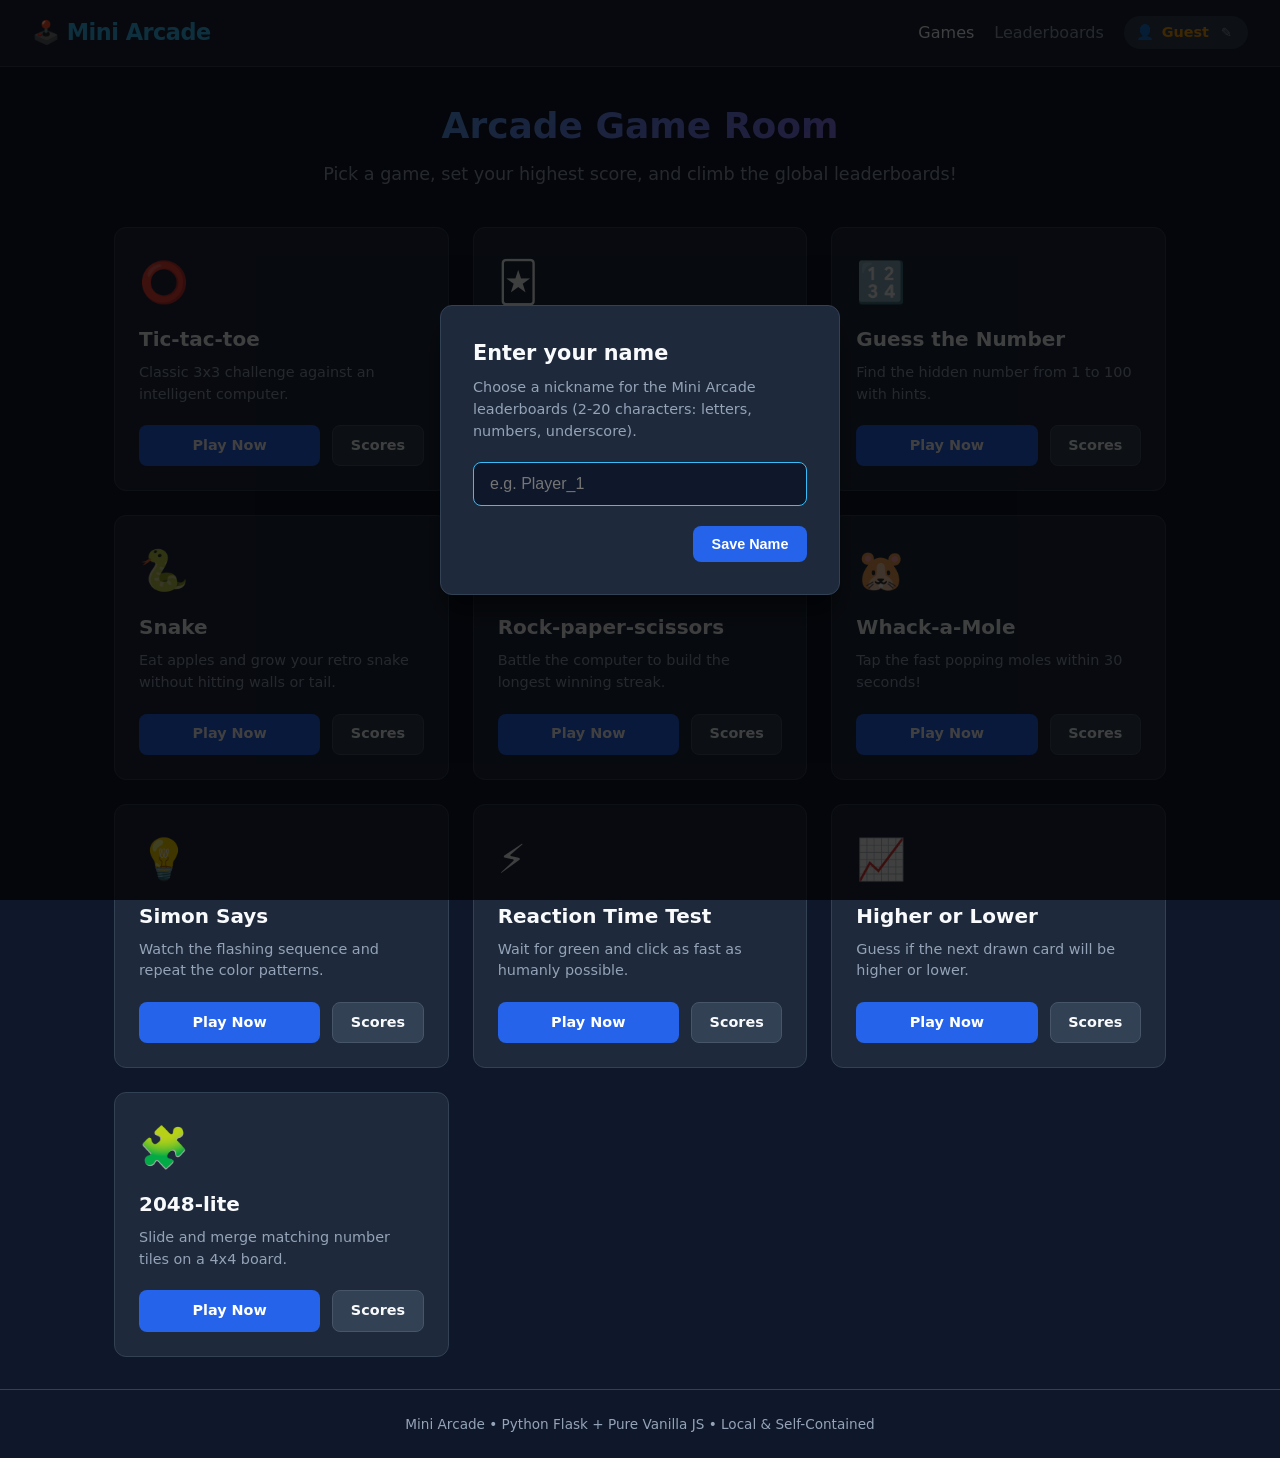
<file: app/static/index.html>
<!DOCTYPE html>
<html lang="en">
<head>
  <meta charset="UTF-8">
  <meta name="viewport" content="width=device-width, initial-scale=1.0">
  <title>Mini Arcade - 10 Retro Browser Games</title>
  <link rel="stylesheet" href="css/style.css">
</head>
<body>
  <nav class="navbar">
    <a href="index.html" class="brand">🕹️ Mini Arcade</a>
    <div class="nav-links">
      <a href="index.html" class="nav-link active">Games</a>
      <a href="leaderboard.html" class="nav-link">Leaderboards</a>
      <div class="player-badge">
        <span>👤</span>
        <span id="nav-player-name" class="player-name">Player</span>
        <button id="btn-edit-user" class="btn-edit-user" title="Change Name">✎</button>
      </div>
    </div>
  </nav>

  <main class="container">
    <div class="page-header">
      <h1 class="page-title">Arcade Game Room</h1>
      <p class="page-subtitle">Pick a game, set your highest score, and climb the global leaderboards!</p>
    </div>

    <div class="games-grid" id="games-grid">
      <!-- Generated dynamically by common.js / inline script -->
    </div>
  </main>

  <footer>
    <p>Mini Arcade &bull; Python Flask + Pure Vanilla JS &bull; Local &amp; Self-Contained</p>
  </footer>

  <script src="js/common.js"></script>
  <script>
    document.addEventListener("DOMContentLoaded", () => {
      const grid = document.getElementById("games-grid");
      grid.innerHTML = ARCADE_GAMES.map(g => `
        <div class="game-card">
          <div class="game-card-icon">${g.icon}</div>
          <h3 class="game-card-title">${g.name}</h3>
          <p class="game-card-desc">${g.desc}</p>
          <div class="game-card-actions">
            <a href="game.html?game=${g.slug}" class="btn btn-primary" style="flex:1;">Play Now</a>
            <a href="leaderboard.html?game=${g.slug}" class="btn btn-secondary">Scores</a>
          </div>
        </div>
      `).join("");
    });
  </script>
</body>
</html>
</file>
<file: app/static/css/style.css>
:root {
  --bg-main: #0f172a;
  --bg-card: #1e293b;
  --bg-card-hover: #273549;
  --bg-input: #0f172a;
  --text-primary: #f8fafc;
  --text-muted: #94a3b8;
  --accent-cyan: #06b6d4;
  --accent-purple: #8b5cf6;
  --accent-yellow: #f59e0b;
  --accent-green: #10b981;
  --accent-red: #ef4444;
  --border-color: #334155;
  --border-focus: #38bdf8;
  --radius: 12px;
}

* {
  box-sizing: border-box;
  margin: 0;
  padding: 0;
}

body {
  font-family: system-ui, -apple-system, BlinkMacSystemFont, "Segoe UI", Roboto, sans-serif;
  background-color: var(--bg-main);
  color: var(--text-primary);
  min-height: 100vh;
  display: flex;
  flex-direction: column;
  line-height: 1.5;
}

/* Header & Nav */
.navbar {
  display: flex;
  justify-content: space-between;
  align-items: center;
  padding: 1rem 2rem;
  background-color: rgba(30, 41, 59, 0.8);
  border-bottom: 1px solid var(--border-color);
}

.brand {
  display: flex;
  align-items: center;
  gap: 0.5rem;
  font-size: 1.4rem;
  font-weight: 800;
  color: #38bdf8;
  text-decoration: none;
  letter-spacing: -0.5px;
}

.nav-links {
  display: flex;
  align-items: center;
  gap: 1.25rem;
}

.nav-link {
  color: var(--text-muted);
  text-decoration: none;
  font-weight: 500;
  transition: color 0.15s;
}

.nav-link:hover, .nav-link.active {
  color: var(--text-primary);
}

.player-badge {
  display: flex;
  align-items: center;
  gap: 0.5rem;
  background: #334155;
  padding: 0.35rem 0.75rem;
  border-radius: 9999px;
  font-size: 0.9rem;
}

.player-name {
  font-weight: 600;
  color: var(--accent-yellow);
}

.btn-edit-user {
  background: transparent;
  border: none;
  color: var(--text-muted);
  cursor: pointer;
  font-size: 0.8rem;
  padding: 0 0.25rem;
}
.btn-edit-user:hover {
  color: var(--text-primary);
}

/* Main Container */
.container {
  max-width: 1100px;
  margin: 0 auto;
  padding: 2rem 1.5rem;
  flex: 1;
  width: 100%;
}

.page-header {
  text-align: center;
  margin-bottom: 2.5rem;
}

.page-title {
  font-size: 2.25rem;
  font-weight: 800;
  margin-bottom: 0.5rem;
  background: linear-gradient(135deg, #38bdf8, #a855f7);
  -webkit-background-clip: text;
  -webkit-text-fill-color: transparent;
}

.page-subtitle {
  color: var(--text-muted);
  font-size: 1.1rem;
}

/* Games Grid */
.games-grid {
  display: grid;
  grid-template-columns: repeat(auto-fill, minmax(300px, 1fr));
  gap: 1.5rem;
}

.game-card {
  background: var(--bg-card);
  border: 1px solid var(--border-color);
  border-radius: var(--radius);
  padding: 1.5rem;
  display: flex;
  flex-direction: column;
  transition: transform 0.15s, border-color 0.15s, background-color 0.15s;
}

.game-card:hover {
  transform: translateY(-3px);
  border-color: #475569;
  background-color: var(--bg-card-hover);
}

.game-card-icon {
  font-size: 2.5rem;
  margin-bottom: 0.75rem;
}

.game-card-title {
  font-size: 1.25rem;
  font-weight: 700;
  margin-bottom: 0.5rem;
}

.game-card-desc {
  color: var(--text-muted);
  font-size: 0.9rem;
  flex: 1;
  margin-bottom: 1.25rem;
}

.game-card-actions {
  display: flex;
  gap: 0.75rem;
}

/* Buttons */
.btn {
  display: inline-flex;
  align-items: center;
  justify-content: center;
  gap: 0.5rem;
  padding: 0.55rem 1.1rem;
  border-radius: 8px;
  font-size: 0.9rem;
  font-weight: 600;
  text-decoration: none;
  cursor: pointer;
  border: 1px solid transparent;
  transition: all 0.15s ease;
}

.btn-primary {
  background: #2563eb;
  color: #ffffff;
}
.btn-primary:hover {
  background: #1d4ed8;
}

.btn-secondary {
  background: #334155;
  color: var(--text-primary);
  border-color: #475569;
}
.btn-secondary:hover {
  background: #475569;
}

.btn-accent {
  background: #8b5cf6;
  color: white;
}
.btn-accent:hover {
  background: #7c3aed;
}

.btn-success {
  background: #10b981;
  color: white;
}
.btn-success:hover {
  background: #059669;
}

/* Game Page Layout */
.game-layout {
  display: grid;
  grid-template-columns: 1fr 320px;
  gap: 2rem;
  align-items: start;
}

@media (max-width: 900px) {
  .game-layout {
    grid-template-columns: 1fr;
  }
}

.game-panel {
  background: var(--bg-card);
  border: 1px solid var(--border-color);
  border-radius: var(--radius);
  padding: 1.5rem;
  display: flex;
  flex-direction: column;
  align-items: center;
}

.game-top-bar {
  width: 100%;
  display: flex;
  justify-content: space-between;
  align-items: center;
  margin-bottom: 1.25rem;
  padding-bottom: 0.75rem;
  border-bottom: 1px solid var(--border-color);
}

.score-display {
  display: flex;
  gap: 1rem;
  align-items: center;
}

.score-pill {
  background: #0f172a;
  border: 1px solid var(--border-color);
  padding: 0.4rem 0.8rem;
  border-radius: 6px;
  font-weight: 700;
  font-size: 0.95rem;
  color: var(--accent-yellow);
}

#game-arena {
  width: 100%;
  min-height: 420px;
  display: flex;
  flex-direction: column;
  align-items: center;
  justify-content: center;
  position: relative;
}

/* Leaderboard Table */
.leaderboard-card {
  background: var(--bg-card);
  border: 1px solid var(--border-color);
  border-radius: var(--radius);
  padding: 1.5rem;
}

.leaderboard-table {
  width: 100%;
  border-collapse: collapse;
  margin-top: 1rem;
}

.leaderboard-table th, .leaderboard-table td {
  padding: 0.75rem 0.85rem;
  text-align: left;
  border-bottom: 1px solid var(--border-color);
  font-size: 0.9rem;
}

.leaderboard-table th {
  color: var(--text-muted);
  font-weight: 600;
  text-transform: uppercase;
  font-size: 0.75rem;
  letter-spacing: 0.5px;
}

.leaderboard-table tr:last-child td {
  border-bottom: none;
}

.rank-1 { color: #f59e0b; font-weight: 700; }
.rank-2 { color: #94a3b8; font-weight: 700; }
.rank-3 { color: #b45309; font-weight: 700; }

/* Selector Tabs */
.tabs-scroll {
  display: flex;
  gap: 0.5rem;
  overflow-x: auto;
  padding-bottom: 0.5rem;
  margin-bottom: 1.5rem;
}

.tab-btn {
  padding: 0.5rem 1rem;
  background: var(--bg-card);
  border: 1px solid var(--border-color);
  border-radius: 8px;
  color: var(--text-muted);
  cursor: pointer;
  white-space: nowrap;
  font-weight: 600;
  font-size: 0.85rem;
  transition: all 0.15s;
}

.tab-btn:hover {
  background: var(--bg-card-hover);
  color: var(--text-primary);
}

.tab-btn.active {
  background: #2563eb;
  border-color: #2563eb;
  color: white;
}

/* Modal */
.modal-overlay {
  position: fixed;
  inset: 0;
  background: rgba(0, 0, 0, 0.75);
  display: flex;
  align-items: center;
  justify-content: center;
  z-index: 1000;
}

.modal-content {
  background: var(--bg-card);
  border: 1px solid var(--border-color);
  border-radius: var(--radius);
  padding: 2rem;
  max-width: 400px;
  width: 90%;
  box-shadow: 0 20px 25px -5px rgba(0, 0, 0, 0.5);
}

.modal-title {
  font-size: 1.3rem;
  font-weight: 700;
  margin-bottom: 0.5rem;
}

.modal-desc {
  color: var(--text-muted);
  font-size: 0.9rem;
  margin-bottom: 1.25rem;
}

.form-group {
  margin-bottom: 1.25rem;
}

.form-input {
  width: 100%;
  padding: 0.75rem 1rem;
  background: var(--bg-input);
  border: 1px solid var(--border-color);
  border-radius: 8px;
  color: var(--text-primary);
  font-size: 1rem;
  outline: none;
}
.form-input:focus {
  border-color: var(--border-focus);
}

.error-msg {
  color: var(--accent-red);
  font-size: 0.8rem;
  margin-top: 0.4rem;
  display: none;
}

/* Toast */
.toast-container {
  position: fixed;
  bottom: 2rem;
  right: 2rem;
  z-index: 2000;
  display: flex;
  flex-direction: column;
  gap: 0.5rem;
}

.toast {
  background: #1e293b;
  border: 1px solid var(--accent-cyan);
  color: white;
  padding: 0.75rem 1.25rem;
  border-radius: 8px;
  box-shadow: 0 10px 15px -3px rgba(0, 0, 0, 0.5);
  font-size: 0.9rem;
  animation: slideIn 0.2s ease-out;
}

@keyframes slideIn {
  from { transform: translateX(100%); opacity: 0; }
  to { transform: translateX(0); opacity: 1; }
}

/* Footer */
footer {
  text-align: center;
  padding: 1.5rem;
  color: var(--text-muted);
  border-top: 1px solid var(--border-color);
  font-size: 0.85rem;
}
</file>
